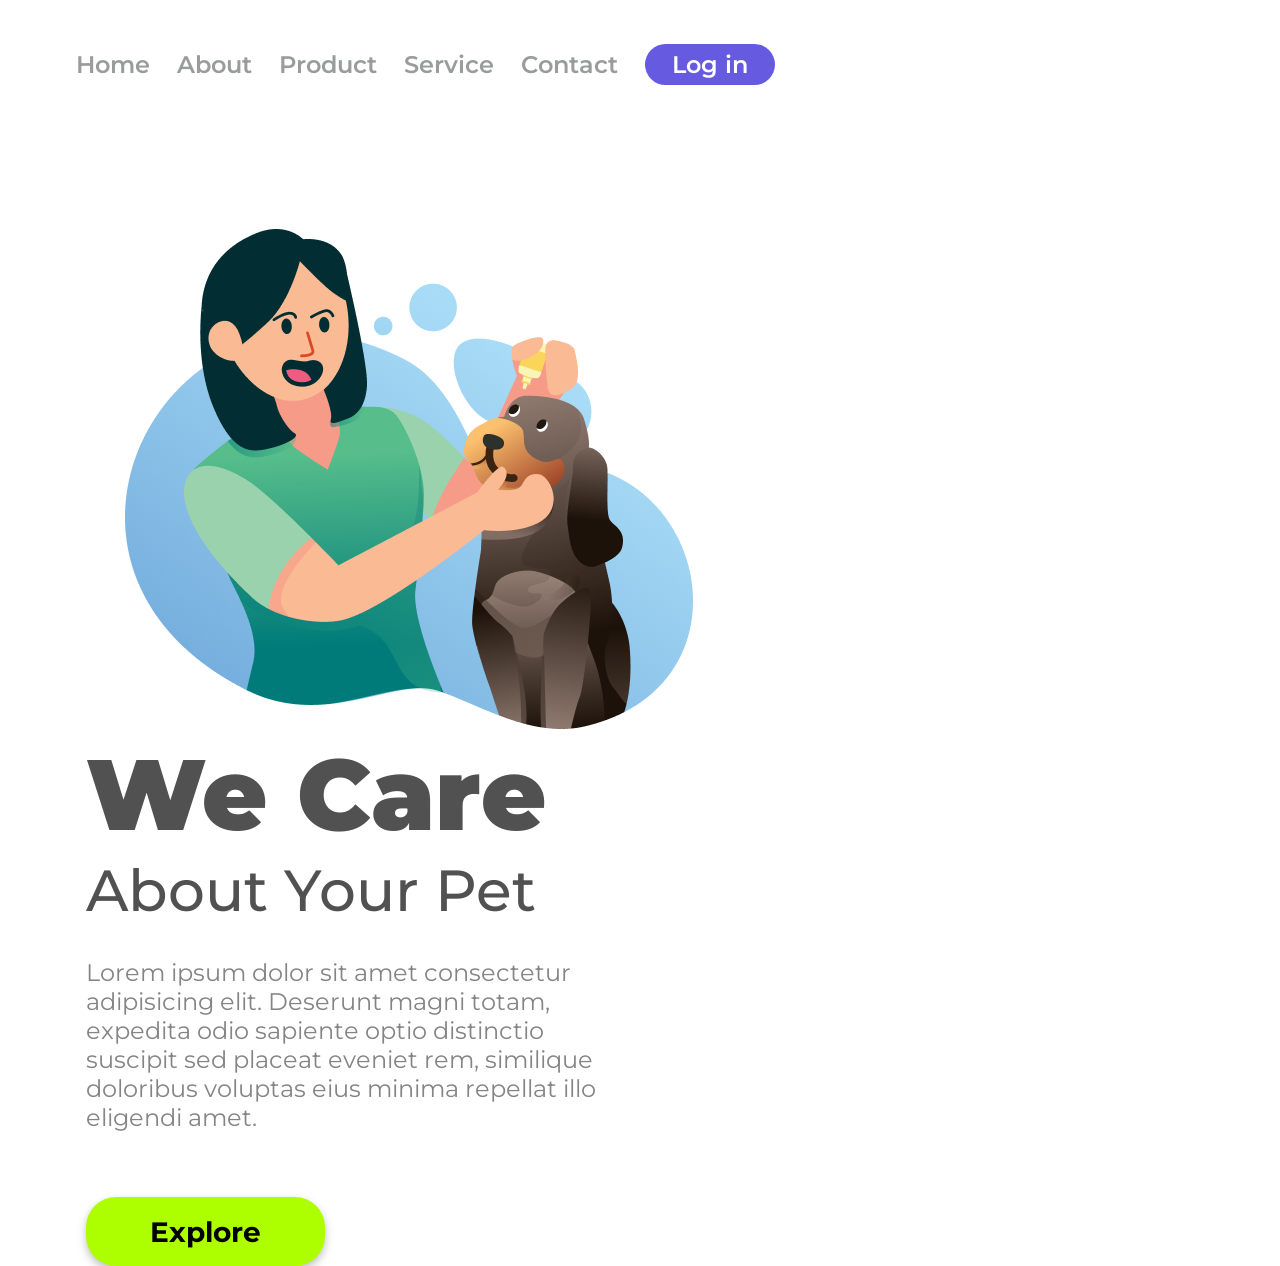
<file: Projetos/Projeto1/index.html>
<!DOCTYPE html>
<html lang="pt-br">

<head>
    <meta charset="UTF-8">
    <meta name="viewport" content="width=device-width, initial-scale=1.0">
    <link rel="stylesheet" href="style.css">
    <title>We Care</title>
</head>

<body>
    <header>
        <a class="link-header">Home</a>
        <a class="link-header">About</a>
        <a class="link-header">Product</a>
        <a class="link-header">Service</a>
        <a class="link-header">Contact</a>
        <button class="botao-1">Log in</button>
    </header>
    <main>
        <img src="./we-care.png" alt="we-care-logo" class="logo-img">

        <section>
            <h1>We Care</h1>
            <h2>About Your Pet</h2>
            <p>Lorem ipsum dolor sit amet consectetur adipisicing elit. Deserunt magni totam, expedita odio sapiente optio distinctio suscipit sed placeat eveniet rem, similique doloribus voluptas eius minima repellat illo eligendi amet.</p>
            <button class="botao-2">Explore</button>
        </section>

    </main>
</body>

</html>
</file>
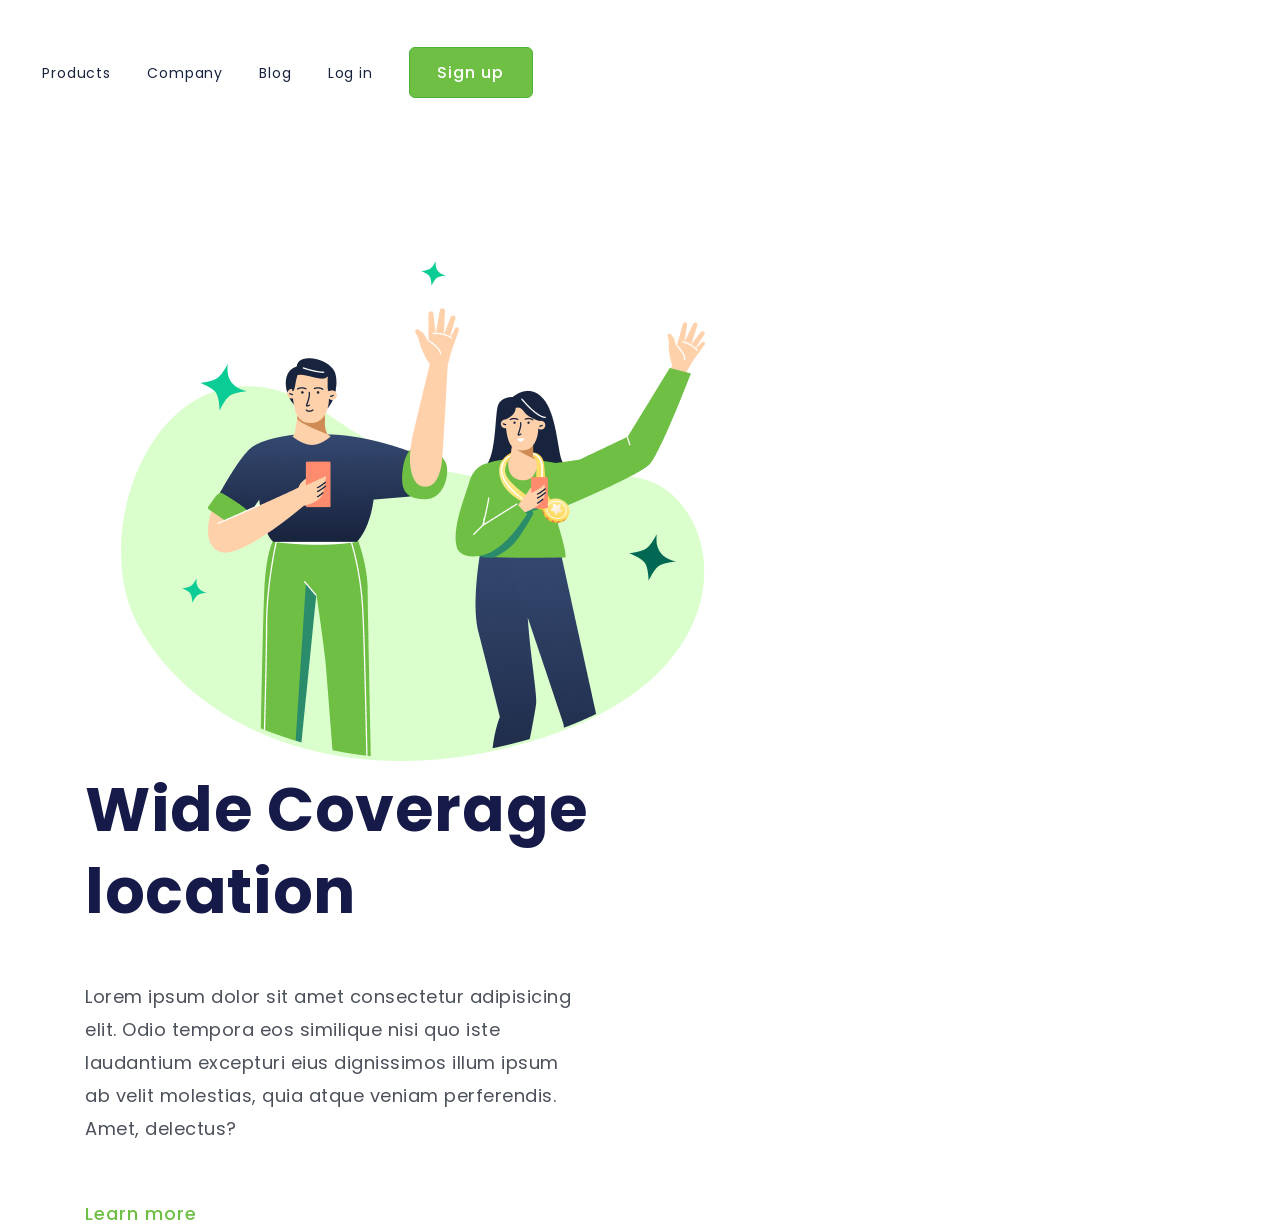
<file: Projetos/Projeto2/index.html>
<!DOCTYPE html>
<html lang="pt-br">

<head>
    <meta charset="UTF-8">
    <meta name="viewport" content="width=device-width, initial-scale=1.0">
    <title>Projeto2</title>
    <link rel="stylesheet" href="./style.css">
</head>

<body>
    <header>
        <a class="links">Products</a>
        <a class="links">Company</a>
        <a class="links">Blog</a>
        <a class="links">Log in</a>
        <button class="botao1">Sign up</button>
    </header>
    <main>

        <img src="./wide-coverage.png" alt="logo" class="logo">

        <div>

            <h1>Wide Coverage location</h1>
            <p>Lorem ipsum dolor sit amet consectetur adipisicing elit. Odio tempora eos similique nisi quo iste
                laudantium excepturi eius dignissimos illum ipsum ab velit molestias, quia atque veniam perferendis.
                Amet, delectus?</p>
            <button class="botao2">Learn more</button>


        </div>
    </main>
</body>

</html>
</file>
<file: Projetos/Projeto1/style.css>
@import url('https://fonts.googleapis.com/css2?family=Kdam+Thmor+Pro&family=Montserrat:wght@400;500;600;700;900&display=swap');


* {
    margin: 0;
    padding: 0;
    box-sizing: border-box;
    font-family: 'Montserrat', sans-serif;
}

.logo-img {
    width: 568px;
    height: 500px;
    margin-left: 125px;
    display: inline-block;
}


header {
    margin: 44px 0 144px 76px;
}

.link-header {
    font-weight: 600;
    font-size: 24px;
    line-height: 29px;
    color: #989d9c;
    cursor: pointer;
    margin-right: 23px;
}

.botao-1 {
    background: #665ae1;
    border-radius: 20.5px;
    border: none;
    cursor: pointer;
    width: 130px;
    height: 41px;
    color: #ffff;
    line-height: 29px;
    font-size: 24px;
    font-weight: 600;
}

section {
    display: inline-block;
    margin-left: 86px;
}

h1 {
    font-weight: 900;
    font-size: 100px;
    line-height: 122px;
    color: #515151;
}

h2 {
    font-weight: 500;
    font-size: 58px;
    line-height: 71px;
    color: #515151;
}

p {
    font-weight: 400;
    font-size: 24px;
    line-height: 29px;
    color: #848484;
    width: 515px;
    margin-top: 32px;
    margin-bottom: 65px;
}

.botao-2 {
    background: #adff00;
    border-radius: 30px;
    width: 239px;
    height: 69px;
    border: none;
    cursor: pointer;
    filter: drop-shadow(0px 4px 4px rgb(0, 0, 0, 0.25));
    font-weight: 700;
    font-size: 28px;
    line-height: 34px;
    color: #000000;
}
</file>
<file: Projetos/Projeto2/style.css>
@import url('https://fonts.googleapis.com/css2?family=Kdam+Thmor+Pro&family=Montserrat:wght@400;500;600;700;900&family=Poppins:wght@400;500;700&display=swap');

* {
    margin: 0;
    padding: 0;
    box-sizing: 0;
    font-family: 'Poppins', sans-serif;
}

.logo {
    margin: 163px 0 0 121px;
    display: inline-block;

}

header {
    margin-top: 47px;
    margin-left: 42px;
}

.links {
    color: #17233D;
    text-align: center;
    font-size: 14px;
    font-weight: 400;
    letter-spacing: 0.875px;
    line-height: 21px;
    margin-right: 32px;
}

.botao1 {
    border-radius: 6px;
    border: 1px solid #4CB538;
    background: #6FBF44;
    width: 124px;
    height: 51px;
    cursor: pointer;
    color: #FFF;
    font-size: 16px;
    font-weight: 500;
    line-height: 24px;
    letter-spacing: 1px;
}

div {
    display: inline-block;
    margin-left: 85px;
}

h1 {
    font-weight: 700;
    line-height: 82px;
    letter-spacing: 0.596px;
    color: #161A49;
    font-size: 62px;
    width: 582px;

}

p {
    color: #4B505A;
    font-size: 18px;
    font-weight: 400;
    line-height: 33px;
    letter-spacing: 0.5px;
    margin-top: 47px;
    width: 493px;
}

.botao2 {
    margin-top: 55px;
    color: #6FBF44;
    font-size: 18px;
    font-weight: 500;
    letter-spacing: 1px;
    cursor: pointer;
    border: none;
    background: transparent;
}
</file>
